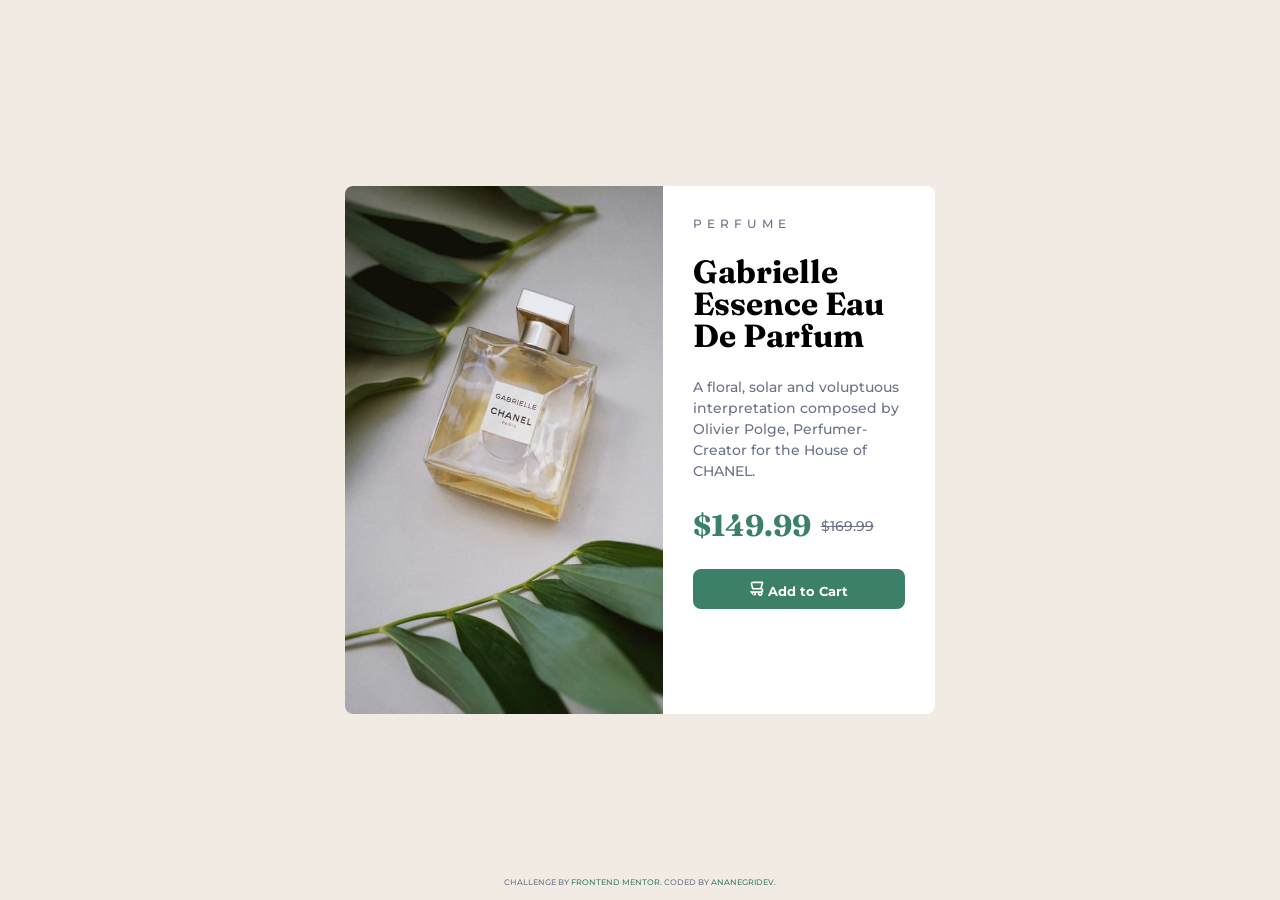
<file: index.html>
<!DOCTYPE html>
<html lang="en">
  <head>
    <meta charset="UTF-8" />
    <meta name="viewport" content="width=device-width, initial-scale=1.0" />
    <link rel="stylesheet" href="style.css" />

    <link rel="preconnect" href="https://fonts.googleapis.com" />
    <link rel="preconnect" href="https://fonts.gstatic.com" crossorigin />
    <link
      href="https://fonts.googleapis.com/css2?family=Fraunces:opsz,wght@9..144,700&family=Montserrat:wght@500;700&display=swap"
      rel="stylesheet"
    />

    <title>Frontend Mentor | Product preview card component</title>

    <!-- picturefill.js -->
    <script>
      document.createElement("picture");
    </script>
    <script defer src="./picturefill.js" async></script>
    <script defer src="./picturefill.min.js" async></script>
  </head>
  <body>
    <main>
      <picture class="img-product">
        <source
          media="(max-width:600px)"
          srcset="./img/image-product-mobile.jpg"
        />
        <source
          media="(min-width:600px)"
          srcset="./img/image-product-desktop.jpg"
        />
        <img
          id="image"
          src="./img/image-product-desktop.jpg"
          alt="image of a perfume"
        />
      </picture>

      <div class="text-product">
        <h6>Perfume</h6>

        <h1>Gabrielle Essence Eau De Parfum</h1>

        <p>
          A floral, solar and voluptuous interpretation composed by Olivier
          Polge, Perfumer-Creator for the House of CHANEL.
        </p>

        <div class="price-product">
          <span class="price">$149.99</span>
          <span class="discount">$169.99</span>
        </div>

        <button>
          <img src="./img/icon-cart.svg" alt="purchase icon" />
          Add to Cart
        </button>
      </div>
    </main>

    <div class="attribution">
      Challenge by
      <a href="https://www.frontendmentor.io?ref=challenge" target="_blank"
        >Frontend Mentor</a
      >. Coded by <a href="https://github.com/ananegridev">ananegridev</a>.
    </div>
  </body>
</html>
</file>
<file: style.css>
/* COLOR */
:root {
  --darkcyan: hsl(158, 36%, 37%);
  --cream: hsl(30, 38%, 92%);
  --verydarkbblue: hsl(212, 21%, 14%);
  --darkgrayishblue: hsl(228, 12%, 48%);
  --white: hsl(0, 0%, 100%);
}

/* CSS RESET */
* {
  margin: 0px;
  padding: 0px;
  box-sizing: border-box;
}

/* CSS */
body {
  width: 100vw;
  height: 100vh;
  display: flex;
  flex-direction: column;
  justify-content: center;
  align-items: center;
  font-size: 14px;
  background-color: var(--cream);
}

main {
  max-width: 590px;
  height: auto;
  border-radius: 8px;
  display: flex;
  background-color: var(--white);
}

main div {width: 50%;}

h6 {
  font-size: 12px;
  font-weight: 500;
  letter-spacing: 5px;
  text-transform: uppercase;
  font-family: "Montserrat", sans-serif;
  color: var(--darkgrayishblue);
}

h1 {
  font-size: 32px;
  font-family: "Fraunces", serif;
  font-weight: 700;
  line-height: 1;
  margin: 25px 0 0 0;
}

p {
  color: var(--darkgrayishblue);
  font-family: "Montserrat", sans-serif;
  font-weight: 500;
  line-height: 1.5;
  margin: 25px 0 0 0;
}

.img-product {
  border-radius: 8px 0px 0px 8px;
  background-repeat: none;
  background-size: 100%;
}

img {
  max-width: 100%;
  width: 100%;
  height: 100%;
  border-radius: 8px 0px 0px 8px;
}

.text-product {
  padding: 30px;
}

.price-product {
  width: 100%;
  display: flex;
  align-items: center;
  margin: 25px 0 0 0;
}

.price {
  font-size: 30px;
  font-family: "Fraunces", serif;
  font-weight: 700;
  color: var(--darkcyan);
}

.discount {
  margin-left: 10px;
  text-decoration: line-through;
  color: var(--darkgrayishblue);
  font-weight: 500;
  font-family: "Montserrat", sans-serif;
}

button {
  width: 100%;
  border: none;
  background-color: var(--darkcyan);
  color: var(--white);
  border-radius: 8px;
  padding: 5%;
  font-weight: 700;
  font-family: "Montserrat", sans-serif;
  cursor: pointer;
  margin: 25px 0 0 0;
}

button:hover {background-color: var(--verydarkbblue);}

button img {width: 15px;}

/* RESPONSIVE */
@media only screen and (max-width: 600px) {
  main {
    max-width: 350px;
    height: auto;
    flex-direction: column;
  }

  main div {width: 100%;}
  
  .img-product {border-radius: 8px;}

  img {border-radius: 8px 8px 0px 0px;}

  .text-product {padding: 27px;}

  button{margin: 15px 0 0 0 ;}
}

/* CSS CREDITS*/
.attribution {
    position: fixed;
    bottom: 0;
    margin-bottom: 1%;
    text-align: center;
    font-size: 8px;
    color: var(--darkgrayishblue);
    text-transform: uppercase;
    font-weight: 500;
    font-family: "Montserrat", sans-serif;
  }
  .attribution a {
    text-decoration: none;
    color: var(--darkcyan);
  }
</file>
